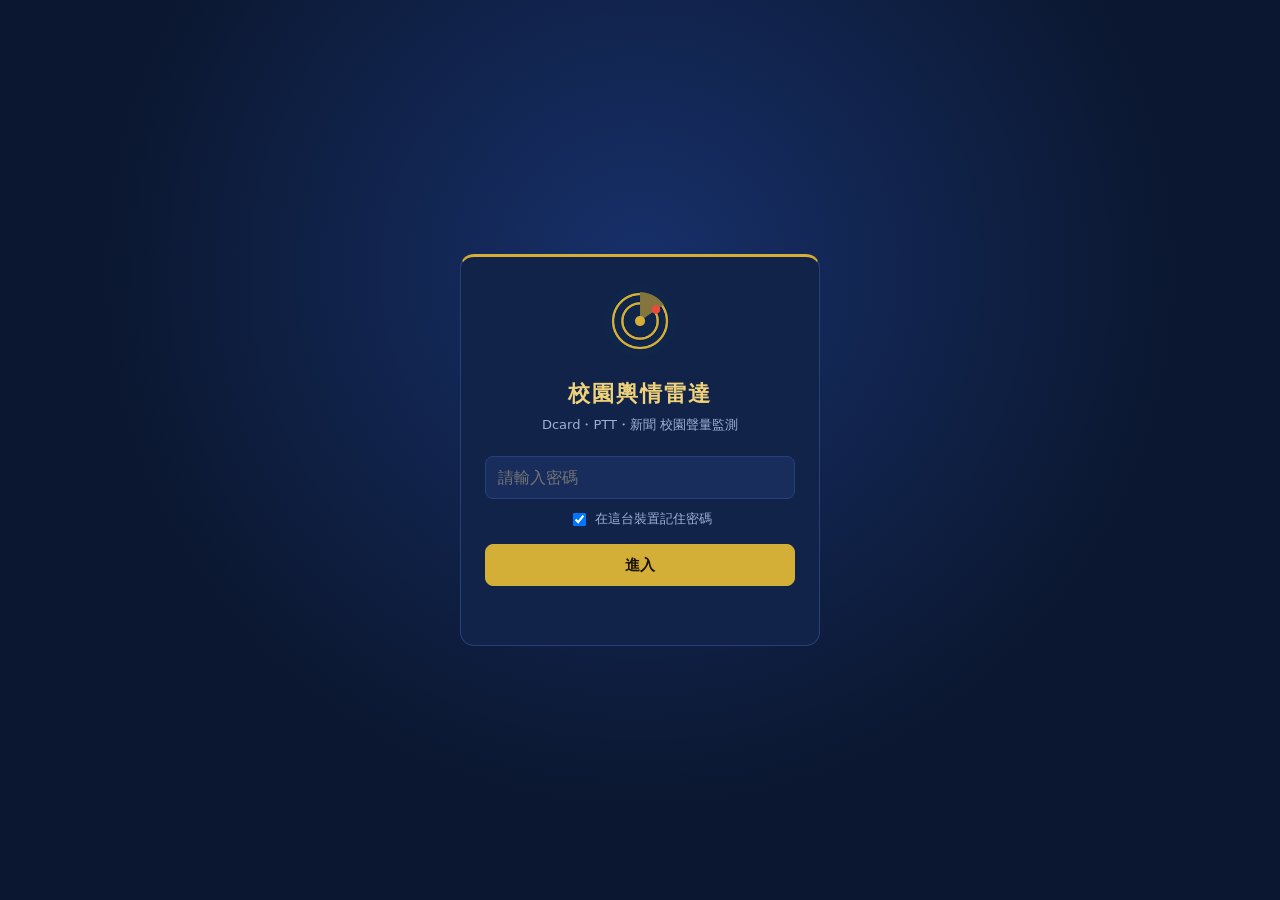
<file: index.html>
<!doctype html>
<html lang="zh-Hant">
<head>
<meta charset="utf-8">
<meta name="viewport" content="width=device-width, initial-scale=1, viewport-fit=cover">
<meta name="robots" content="noindex, nofollow">
<meta name="theme-color" content="#0f2147">
<title>校園輿情雷達</title>
<link rel="icon" href="icon.png">
<link rel="apple-touch-icon" href="icon.png">
<link rel="stylesheet" href="style.css">
</head>
<body>

<div id="login">
  <form class="login-box" id="loginForm">
    <img src="icon.png" alt="">
    <h1>校園輿情雷達</h1>
    <p>Dcard・PTT・新聞 校園聲量監測</p>
    <input id="password" type="password" placeholder="請輸入密碼" autocomplete="current-password" required>
    <label><input id="remember" type="checkbox" checked> 在這台裝置記住密碼</label>
    <button class="primary" id="loginBtn">進入</button>
    <p id="loginMsg"></p>
  </form>
</div>

<div id="app" hidden>
  <header>
    <div class="brand">
      <img src="icon.png" alt="">
      <div><h1 id="schoolName">校園輿情雷達</h1><p id="status"></p></div>
    </div>
    <div class="head-actions">
      <button id="refresh">重新整理</button>
      <button id="logout">登出</button>
    </div>
  </header>

  <main>
    <div class="school-bar" id="schoolBar" hidden>
      <select id="schoolFilter" aria-label="學校"></select>
      <span class="sub" id="schoolNote"></span>
    </div>
    <div class="kpis" id="kpis"></div>

    <section class="panel">
      <div class="chart-head">
        <div><h2>近 30 天聲量趨勢</h2><p class="sub">每天提到學校的則數（依發文日）</p></div>
        <div class="legend"><span><i style="background:var(--s-alert)"></i>需注意（重大＋抱怨）</span><span><i style="background:var(--s-other)"></i>其他聲量</span></div>
      </div>
      <div class="chart-wrap"><svg id="trend" role="img" aria-label="近 30 天每日聲量長條圖"></svg><div class="tip" id="tip" hidden></div></div>
      <button class="linkbtn" id="toggleTable">以表格檢視</button>
      <div class="table-scroll" id="trendTable" hidden></div>
    </section>

    <section class="panel">
      <h2>來源分布</h2>
      <p class="sub">近 30 天各平台的則數</p>
      <div class="bars" id="platformBars"></div>
    </section>

    <section class="panel">
      <h2>討論清單</h2>
      <div class="filters">
        <div class="chips" id="levelChips"></div>
        <div class="selects">
          <select id="platformFilter" aria-label="平台"><option value="">全部平台</option><option>Dcard</option><option>PTT</option><option>Threads</option><option>YouTube</option><option>Instagram</option><option>Facebook</option><option>Google 地圖</option><option value="網路">其他網站</option><option>新聞</option></select>
          <select id="stateFilter" aria-label="處理狀態"><option value="open">未處理</option><option value="all">全部狀態</option><option value="done">已處理</option></select>
          <select id="rangeFilter" aria-label="期間"><option value="1">近 24 小時</option><option value="7" selected>近 7 天</option><option value="30">近 30 天</option><option value="0">全部期間</option></select>
        </div>
        <input id="search" type="search" placeholder="搜尋標題、內容、看板">
      </div>
      <div class="list-tools"><span id="count"></span><button id="copySummary">複製今日摘要</button></div>
      <div id="list"></div>
    </section>

    <section class="panel">
      <details class="about">
        <summary>關於這個系統</summary>
        <div class="about-grid">
          <div><h3>資料來源</h3><ul>
            <li>Dcard：學校校板與全站搜尋</li>
            <li>PTT：八卦、地方與女孩板標題搜尋</li>
            <li>Google 新聞：近 7 天媒體報導</li>
          </ul></div>
          <div><h3>運作方式</h3><ul>
            <li>每 3 小時自動檢查一次</li>
            <li>以詞庫分成重大、抱怨、正面、一般、交易租屋</li>
            <li>新的重大或抱怨即時通知，可標記處理進度與備註</li>
          </ul></div>
          <div><h3>隱私原則</h3><ul>
            <li>只收公開內容，不需登入任何平台</li>
            <li>不保存作者帳號、學校、科系、性別</li>
            <li>目的是及早發現問題並改善，不追查發文者</li>
          </ul></div>
        </div>
      </details>
    </section>
    <p class="err" id="errors"></p>
  </main>
  <footer>校園輿情雷達・僅供校內使用</footer>
</div>

<div class="toast" id="toast" hidden></div>
<script src="config.js"></script>
<script src="app.js"></script>
</body>
</html>
</file>
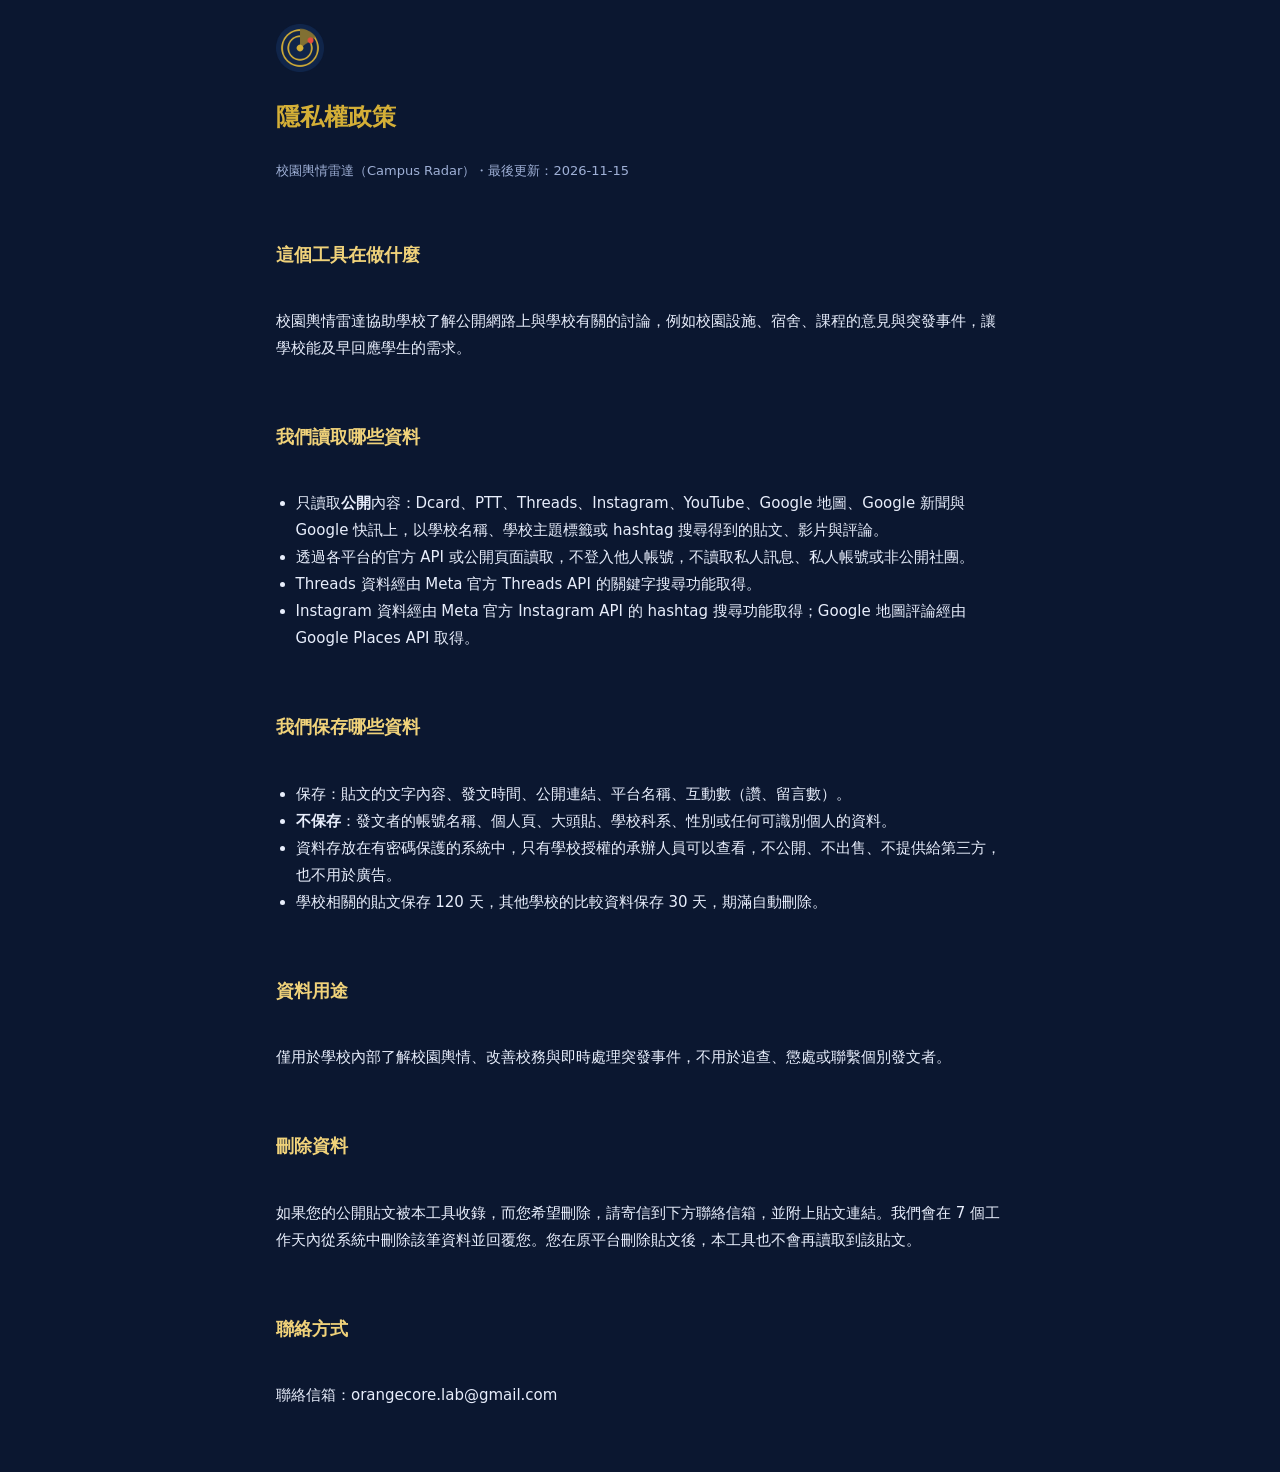
<file: privacy.html>
<!doctype html>
<html lang="zh-Hant">
<head>
<meta charset="utf-8">
<meta name="viewport" content="width=device-width, initial-scale=1, viewport-fit=cover">
<meta name="theme-color" content="#0f2147">
<title>隱私權政策・校園輿情雷達</title>
<link rel="icon" href="icon.png">
<link rel="stylesheet" href="style.css">
<style>
  .doc { max-width: 760px; margin: 0 auto; padding: 24px 16px 48px; line-height: 1.8; }
  .doc h1 { color: var(--gold); font-size: 24px; margin: 8px 0 4px; }
  .doc h2 { color: var(--gold2); font-size: 18px; margin: 28px 0 6px; }
  .doc p, .doc li { color: var(--text); }
  .doc .sub { color: var(--muted); }
  .doc ul { padding-left: 1.3em; }
</style>
</head>
<body>
<main class="doc">
  <img src="icon.png" alt="" width="48" height="48">
  <h1>隱私權政策</h1>
  <p class="sub">校園輿情雷達（Campus Radar）・最後更新：2026-11-15</p>

  <h2>這個工具在做什麼</h2>
  <p>校園輿情雷達協助學校了解公開網路上與學校有關的討論，例如校園設施、宿舍、課程的意見與突發事件，讓學校能及早回應學生的需求。</p>

  <h2>我們讀取哪些資料</h2>
  <ul>
    <li>只讀取<strong>公開</strong>內容：Dcard、PTT、Threads、Instagram、YouTube、Google 地圖、Google 新聞與 Google 快訊上，以學校名稱、學校主題標籤或 hashtag 搜尋得到的貼文、影片與評論。</li>
    <li>透過各平台的官方 API 或公開頁面讀取，不登入他人帳號，不讀取私人訊息、私人帳號或非公開社團。</li>
    <li>Threads 資料經由 Meta 官方 Threads API 的關鍵字搜尋功能取得。</li>
    <li>Instagram 資料經由 Meta 官方 Instagram API 的 hashtag 搜尋功能取得；Google 地圖評論經由 Google Places API 取得。</li>
  </ul>

  <h2>我們保存哪些資料</h2>
  <ul>
    <li>保存：貼文的文字內容、發文時間、公開連結、平台名稱、互動數（讚、留言數）。</li>
    <li><strong>不保存</strong>：發文者的帳號名稱、個人頁、大頭貼、學校科系、性別或任何可識別個人的資料。</li>
    <li>資料存放在有密碼保護的系統中，只有學校授權的承辦人員可以查看，不公開、不出售、不提供給第三方，也不用於廣告。</li>
    <li>學校相關的貼文保存 120 天，其他學校的比較資料保存 30 天，期滿自動刪除。</li>
  </ul>

  <h2>資料用途</h2>
  <p>僅用於學校內部了解校園輿情、改善校務與即時處理突發事件，不用於追查、懲處或聯繫個別發文者。</p>

  <h2 id="delete">刪除資料</h2>
  <p>如果您的公開貼文被本工具收錄，而您希望刪除，請寄信到下方聯絡信箱，並附上貼文連結。我們會在 7 個工作天內從系統中刪除該筆資料並回覆您。您在原平台刪除貼文後，本工具也不會再讀取到該貼文。</p>

  <h2>聯絡方式</h2>
  <p>聯絡信箱：<span id="contact">orangecore.lab@gmail.com</span></p>
</main>
</body>
</html>
</file>
<file: style.css>
:root {
  --bg: #0b1730; --panel: #12234a; --panel2: #182d5c; --line: #26407a;
  --text: #e8eefc; --muted: #9fb0d6; --gold: #d4af37; --gold2: #f0d27a;
  --red: #e5534b; --orange: #f0883e; --green: #3fb950; --gray: #7d8590; --normal: #58a6ff;
  --s-alert: #e8684a; --s-other: #4f86e0;      /* 趨勢圖兩個系列（已過色盲與對比檢查） */
}
* { box-sizing: border-box; }
html { -webkit-text-size-adjust: 100%; }
body { margin: 0; background: var(--bg); color: var(--text); font: 15px/1.6 "Noto Sans TC", "Microsoft JhengHei", system-ui, sans-serif; }
button, select, input { font: inherit; color: var(--text); background: var(--panel2); border: 1px solid var(--line); border-radius: 8px; padding: 8px 12px; }
button { cursor: pointer; }
button:hover { border-color: var(--gold); }
button.primary { background: var(--gold); color: #1a1400; border-color: var(--gold); font-weight: 700; }
button:disabled { opacity: .5; cursor: wait; }
a { color: var(--gold2); }
[hidden] { display: none !important; }

/* 登入 */
#login { min-height: 100vh; display: grid; place-items: center; padding: 24px 16px; background: radial-gradient(circle at 50% 30%, #17306a 0, var(--bg) 60%); }
.login-box { width: 100%; max-width: 360px; background: var(--panel); border: 1px solid var(--line); border-top: 3px solid var(--gold); border-radius: 14px; padding: 28px 24px; text-align: center; }
.login-box img { width: 72px; height: 72px; }
.login-box h1 { margin: 12px 0 4px; color: var(--gold2); font-size: 22px; letter-spacing: 2px; }
.login-box p { margin: 0 0 20px; color: var(--muted); font-size: 13px; }
.login-box input[type=password] { width: 100%; margin-bottom: 10px; font-size: 16px; }
.login-box label { display: flex; gap: 6px; align-items: center; justify-content: center; color: var(--muted); font-size: 13px; margin-bottom: 14px; }
.login-box button { width: 100%; }
#loginMsg { color: var(--orange); min-height: 1.6em; margin: 10px 0 0; }

/* 版頭 */
header { position: sticky; top: 0; z-index: 5; display: flex; gap: 10px; align-items: center; justify-content: space-between; padding: 10px 16px; background: linear-gradient(90deg, #0f2147, #13295a); border-bottom: 2px solid var(--gold); }
.brand { display: flex; gap: 10px; align-items: center; min-width: 0; }
.brand img { width: 36px; height: 36px; flex: none; }
.brand h1 { margin: 0; font-size: 17px; color: var(--gold2); white-space: nowrap; }
.brand p { margin: 0; font-size: 12px; color: var(--muted); white-space: nowrap; overflow: hidden; text-overflow: ellipsis; }
.head-actions { display: flex; gap: 6px; flex: none; }
.head-actions button { padding: 6px 10px; font-size: 13px; }

main { max-width: 1080px; margin: 0 auto; padding: 16px; display: grid; gap: 16px; }
section.panel { background: var(--panel); border: 1px solid var(--line); border-radius: 12px; padding: 16px; }
h2 { margin: 0 0 4px; font-size: 16px; color: var(--gold2); }
.sub { margin: 0 0 12px; color: var(--muted); font-size: 13px; }

/* 數字卡 */
.kpis { display: grid; grid-template-columns: repeat(2, 1fr); gap: 10px; }
.kpi { background: var(--panel); border: 1px solid var(--line); border-radius: 12px; padding: 12px 14px; }
.kpi b { display: block; font-size: 28px; line-height: 1.2; font-variant-numeric: tabular-nums; }
.kpi span { color: var(--muted); font-size: 13px; }
.kpi .tag { display: inline-block; font-size: 11px; padding: 0 6px; border-radius: 4px; margin-right: 4px; color: #fff; font-weight: 700; vertical-align: 1px; }
@media (min-width: 720px) { .kpis { grid-template-columns: repeat(4, 1fr); } }

/* 趨勢圖 */
.chart-head { display: flex; justify-content: space-between; align-items: flex-start; gap: 10px; flex-wrap: wrap; }
.legend { display: flex; gap: 14px; font-size: 13px; color: var(--muted); }
.legend i { display: inline-block; width: 10px; height: 10px; border-radius: 2px; margin-right: 6px; vertical-align: 0; }
.chart-wrap { position: relative; }
#trend { width: 100%; height: 200px; display: block; }
#trend .grid { stroke: var(--line); stroke-width: 1; }
#trend .axis { fill: var(--muted); font-size: 11px; }
#trend .hit { fill: transparent; }
#trend g.col:hover path { opacity: .8; }
.tip { position: absolute; pointer-events: none; background: #0a142b; border: 1px solid var(--line); border-radius: 8px; padding: 8px 10px; font-size: 12px; white-space: nowrap; transform: translateX(-50%); box-shadow: 0 6px 18px rgba(0,0,0,.4); }
.tip b { color: var(--gold2); }
.tip i { display: inline-block; width: 8px; height: 8px; border-radius: 2px; margin-right: 5px; }
.linkbtn { background: none; border: none; color: var(--gold2); padding: 0; font-size: 13px; text-decoration: underline; }
table.data { width: 100%; border-collapse: collapse; font-size: 13px; margin-top: 10px; }
table.data th, table.data td { padding: 4px 8px; border-bottom: 1px solid var(--line); text-align: right; font-variant-numeric: tabular-nums; }
table.data th:first-child, table.data td:first-child { text-align: left; }
.table-scroll { max-height: 240px; overflow: auto; }

/* 來源分布 */
.bars { display: grid; gap: 8px; }
.bar-row { display: grid; grid-template-columns: 56px 1fr 40px; gap: 8px; align-items: center; font-size: 13px; }
.bar-track { height: 12px; background: var(--bg); border-radius: 4px; overflow: hidden; }
.bar-fill { height: 100%; background: var(--s-other); border-radius: 0 4px 4px 0; }
.bar-row b { text-align: right; font-variant-numeric: tabular-nums; }

/* 清單 */
.filters { display: grid; gap: 10px; }
.chips { display: flex; gap: 6px; overflow-x: auto; padding-bottom: 2px; scrollbar-width: none; }
.chip { flex: none; border-radius: 999px; padding: 5px 14px; font-size: 14px; }
.chip.on { background: var(--gold); color: #1a1400; border-color: var(--gold); font-weight: 700; }
.selects { display: grid; grid-template-columns: repeat(3, 1fr); gap: 6px; }
.selects select { padding: 7px 6px; font-size: 14px; min-width: 0; }
#search { width: 100%; font-size: 16px; }
.list-tools { display: flex; justify-content: space-between; align-items: center; gap: 8px; flex-wrap: wrap; color: var(--muted); font-size: 13px; }
.card { background: var(--panel2); border: 1px solid var(--line); border-left: 5px solid var(--normal); border-radius: 10px; padding: 12px 14px; }
.card + .card { margin-top: 10px; }
.card.red { border-left-color: var(--red); } .card.orange { border-left-color: var(--orange); }
.card.green { border-left-color: var(--green); } .card.gray { border-left-color: var(--gray); }
.card.done { opacity: .55; }
.meta { display: flex; flex-wrap: wrap; gap: 4px 10px; color: var(--muted); font-size: 12px; align-items: center; }
.badge { font-size: 12px; padding: 1px 8px; border-radius: 4px; color: #fff; font-weight: 700; }
.badge.red { background: var(--red); } .badge.orange { background: #c96a1e; } .badge.green { background: #2a8a3c; }
.badge.gray { background: var(--gray); } .badge.normal { background: #2f5aa8; }
.pf { padding: 0 6px; border: 1px solid var(--gold); color: var(--gold2); border-radius: 4px; }
.old { padding: 0 6px; border: 1px solid var(--gray); border-radius: 4px; }
.old.del { border-color: var(--red); color: var(--red); }
details.full { margin: 4px 0 8px; } details.full summary { cursor: pointer; color: var(--orange); font-size: 13px; } details.full p { white-space: pre-wrap; overflow-wrap: anywhere; color: #cdd8f3; max-height: 360px; overflow: auto; margin: 6px 0 0; padding: 8px; border-left: 2px solid var(--gray); }
.card a.title { display: block; margin: 4px 0; color: var(--text); font-size: 16px; font-weight: 700; text-decoration: none; overflow-wrap: anywhere; }
.card a.title:hover { color: var(--gold2); }
.excerpt { margin: 0 0 6px; color: #cdd8f3; font-size: 14px; overflow-wrap: anywhere; display: -webkit-box; -webkit-line-clamp: 3; -webkit-box-orient: vertical; overflow: hidden; }
.context { margin: 0 0 6px; padding: 6px 10px; background: var(--bg); border-radius: 6px; color: var(--muted); font-size: 13px; }
mark { background: rgba(212, 175, 55, .35); color: inherit; padding: 0 2px; border-radius: 3px; }
.ops { display: grid; grid-template-columns: auto 1fr; gap: 6px; margin-top: 8px; }
.ops input { grid-column: 1 / -1; font-size: 14px; }
.ops select, .ops button { font-size: 13px; padding: 6px 8px; }
.empty { text-align: center; color: var(--muted); padding: 32px 0; }
.more { display: block; width: 100%; margin-top: 12px; }

/* 關於 */
details.about summary { cursor: pointer; color: var(--gold2); font-weight: 700; }
.about-grid { display: grid; gap: 12px; margin-top: 12px; }
.about-grid div { background: var(--panel2); border-radius: 10px; padding: 12px 14px; }
.about-grid h3 { margin: 0 0 6px; font-size: 14px; color: var(--gold2); }
.about-grid p, .about-grid li { margin: 0; color: #cdd8f3; font-size: 13px; }
.about-grid ul { margin: 0; padding-left: 18px; }
@media (min-width: 720px) { .about-grid { grid-template-columns: repeat(3, 1fr); } .selects { grid-template-columns: repeat(3, 180px); } }

.toast { position: fixed; left: 50%; bottom: 20px; transform: translateX(-50%); background: var(--gold); color: #1a1400; padding: 8px 16px; border-radius: 999px; font-weight: 700; font-size: 14px; z-index: 10; }
.err { color: var(--orange); font-size: 13px; white-space: pre-line; }
footer { text-align: center; color: var(--muted); font-size: 12px; padding: 8px 16px 28px; }

/* v0.4 學校切換 */
.school-bar { display: flex; flex-wrap: wrap; align-items: center; gap: 8px 12px; }
.school-bar[hidden] { display: none; }
.school-bar select { border-color: var(--gold); font-weight: 600; max-width: 100%; }
.school-bar .sub { margin: 0; }
.card .meta .sch { color: var(--gold); font-weight: 600; }
</file>
